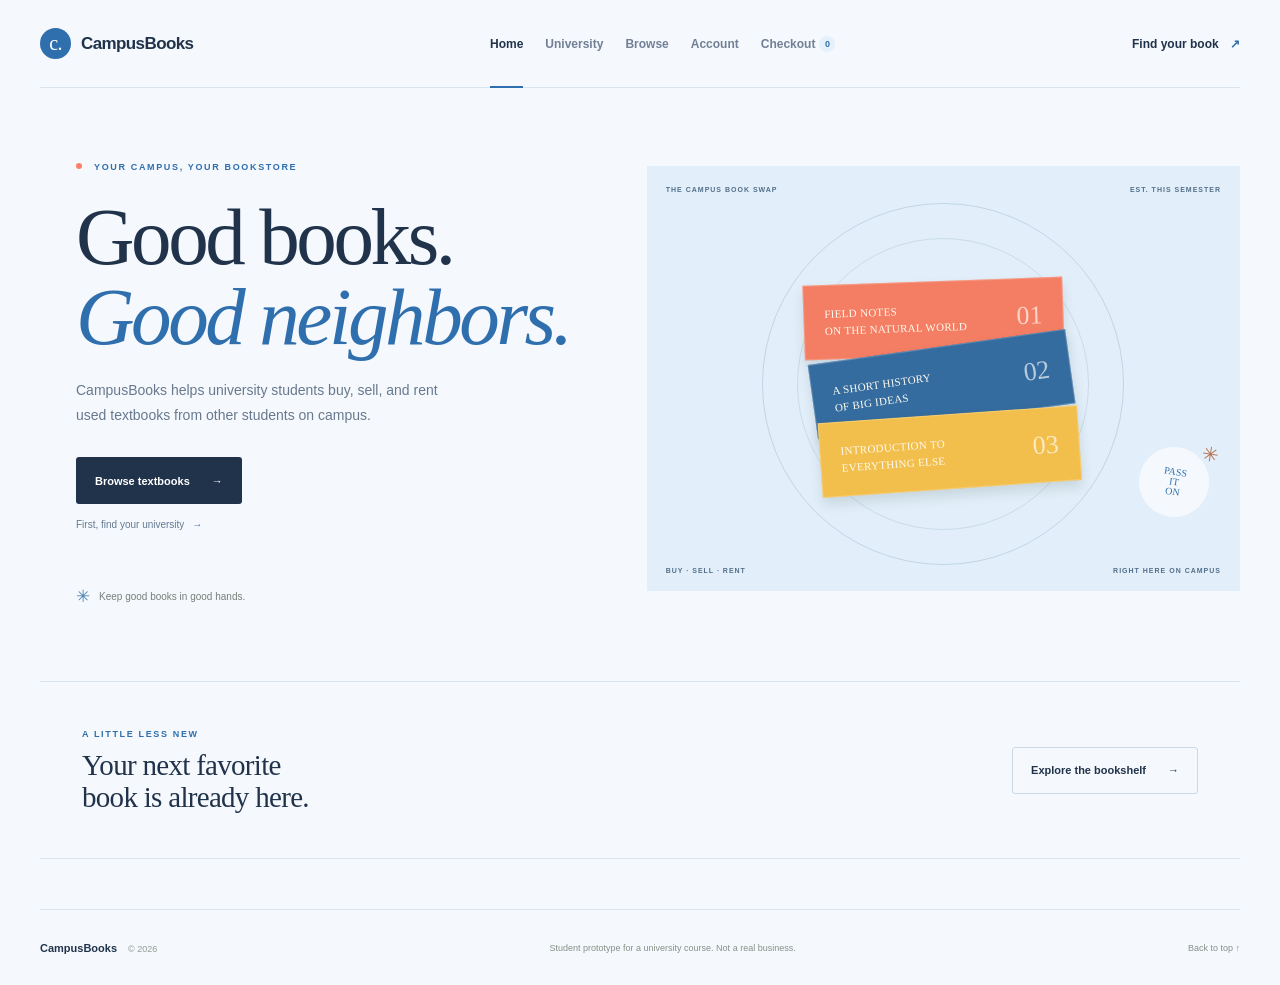
<file: index.html>
<!doctype html>
<html lang="en">
<head>
  <meta charset="utf-8">
  <meta name="viewport" content="width=device-width, initial-scale=1">
  <meta name="theme-color" content="#f5f8fc">
  <title>CampusBooks — Better books, right on campus</title>
  <link rel="stylesheet" href="styles.css">
  <script src="app.js" defer></script>
</head>
<body id="top">
  <header class="site-header">
    <a class="brand" href="index.html" aria-label="CampusBooks home"><span class="brand-mark" aria-hidden="true">c.</span> CampusBooks</a>
    <nav class="site-nav" aria-label="Main navigation">
      <a class="active" href="index.html">Home</a>
      <a href="university.html">University</a>
      <a href="books.html">Browse</a>
      <a href="account.html">Account</a>
      <a href="checkout.html">Checkout <span class="cart-count">0</span></a>
    </nav>
    <a class="nav-cta" href="books.html">Find your book <span aria-hidden="true">↗</span></a>
  </header>

  <main>
    <section class="hero">
      <div class="hero-copy">
        <p class="eyebrow"><span class="eyebrow-dot"></span> YOUR CAMPUS, YOUR BOOKSTORE</p>
        <h1>Good books.<br><span>Good neighbors.</span></h1>
        <p class="hero-description">CampusBooks helps university students buy, sell, and rent used textbooks from other students on campus.</p>
        <div class="hero-actions">
          <a class="button button-dark" href="books.html">Browse textbooks <span aria-hidden="true">→</span></a>
        </div>
        <p class="hero-campus-link"><a href="university.html">First, find your university <span aria-hidden="true">→</span></a></p>
        <div class="hero-note"><span class="note-icon" aria-hidden="true">✳</span> Keep good books in good hands.</div>
      </div>
      <div class="hero-art" aria-label="Illustration of a stack of used textbooks">
        <div class="art-caption"><span>THE CAMPUS BOOK SWAP</span><span>EST. THIS SEMESTER</span></div>
        <div class="book-stack">
          <div class="book book-one"><span class="book-label">FIELD NOTES<br>ON THE NATURAL WORLD</span><span class="book-number">01</span></div>
          <div class="book book-two"><span class="book-label">A SHORT HISTORY<br>OF BIG IDEAS</span><span class="book-number">02</span></div>
          <div class="book book-three"><span class="book-label">INTRODUCTION TO<br>EVERYTHING ELSE</span><span class="book-number">03</span></div>
        </div>
        <div class="art-sticker"><span>PASS<br>IT<br>ON</span><span class="sticker-star">✳</span></div>
        <div class="art-bottom"><span>BUY · SELL · RENT</span><span>RIGHT HERE ON CAMPUS</span></div>
      </div>
    </section>

    <section class="home-bottom">
      <div class="home-bottom-copy">
        <p class="eyebrow">A LITTLE LESS NEW</p>
        <h2>Your next favorite<br>book is already here.</h2>
      </div>
      <a class="button button-outline" href="books.html">Explore the bookshelf <span aria-hidden="true">→</span></a>
    </section>
  </main>

  <footer class="site-footer">
    <a class="footer-brand" href="index.html">CampusBooks <span>© 2026</span></a>
    <p>Student prototype for a university course. Not a real business.</p>
    <a class="footer-top" href="#top">Back to top ↑</a>
  </footer>
</body>
</html>
</file>
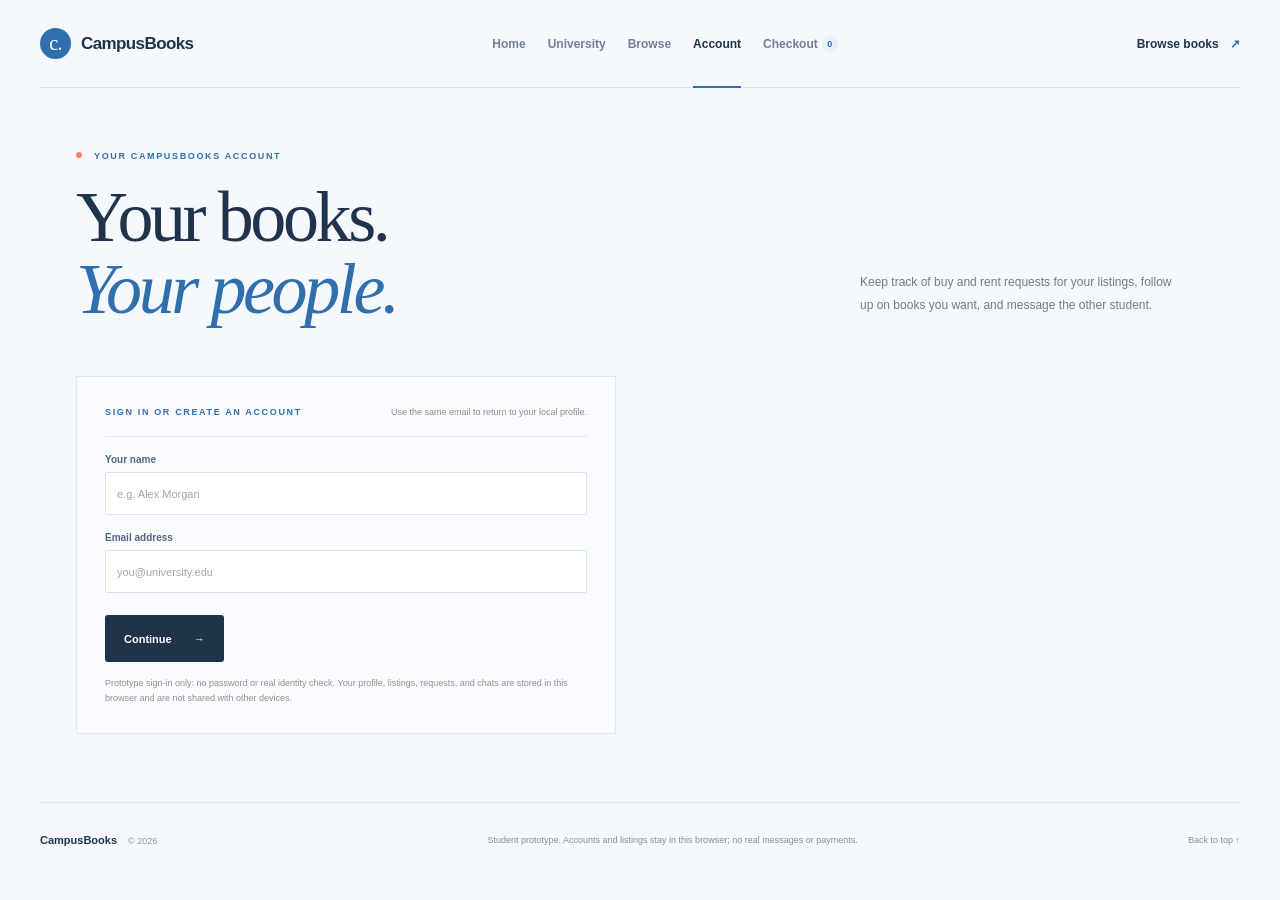
<file: account.html>
<!doctype html>
<html lang="en">
<head>
  <meta charset="utf-8">
  <meta name="viewport" content="width=device-width, initial-scale=1">
  <meta name="theme-color" content="#f5f8fc">
  <title>Account &amp; messages — CampusBooks</title>
  <link rel="stylesheet" href="styles.css">
  <script src="app.js" defer></script>
</head>
<body id="top">
  <header class="site-header">
    <a class="brand" href="index.html" aria-label="CampusBooks home"><span class="brand-mark" aria-hidden="true">c.</span> CampusBooks</a>
    <nav class="site-nav" aria-label="Main navigation">
      <a href="index.html">Home</a>
      <a href="university.html">University</a>
      <a href="books.html">Browse</a>
      <a class="active" href="account.html">Account</a>
      <a href="checkout.html">Checkout <span class="cart-count">0</span></a>
    </nav>
    <a class="nav-cta" href="books.html">Browse books <span aria-hidden="true">↗</span></a>
  </header>
  <main class="page-main" id="account-root">
    <section class="page-heading">
      <p class="eyebrow"><span class="eyebrow-dot"></span> YOUR CAMPUSBOOKS ACCOUNT</p>
      <div class="heading-row">
        <div><h1>Your books.<br><span>Your people.</span></h1></div>
        <p class="heading-aside">Keep track of buy and rent requests for your listings, follow up on books you want, and message the other student.</p>
      </div>
    </section>

    <section class="account-login-section" id="account-login">
      <form class="post-form account-form" id="account-form">
        <div class="form-heading">
          <p class="eyebrow">SIGN IN OR CREATE AN ACCOUNT</p>
          <p>Use the same email to return to your local profile.</p>
        </div>
        <label class="form-field">Your name<input name="name" type="text" maxlength="60" autocomplete="name" placeholder="e.g. Alex Morgan" required></label>
        <label class="form-field">Email address<input name="email" type="email" maxlength="120" autocomplete="email" placeholder="you@university.edu" required></label>
        <button class="button button-dark post-submit" type="submit">Continue <span aria-hidden="true">→</span></button>
        <p class="form-message" id="account-message" role="status" aria-live="polite"></p>
        <p class="form-disclaimer">Prototype sign-in only: no password or real identity check. Your profile, listings, requests, and chats are stored in this browser and are not shared with other devices.</p>
      </form>
    </section>

    <section class="account-dashboard" id="account-dashboard" hidden>
      <div class="account-welcome">
        <div><p class="eyebrow">YOUR ACCOUNT</p><h2 id="account-greeting">Hello.</h2></div>
        <button class="text-button text-button-muted" id="sign-out" type="button">Sign out</button>
      </div>

      <section class="account-section" id="post-book">
        <div class="account-section-heading">
          <div><p class="eyebrow">ADD TO YOUR SHELF</p><h2>Post a book</h2></div>
        </div>
        <form class="post-form" id="post-form">
          <div class="form-heading"><p class="eyebrow">BOOK DETAILS</p><p>Set your rental period and any return fees.</p></div>
          <label class="form-field">Book title<input name="title" type="text" maxlength="80" placeholder="e.g. The Art of Looking" required></label>
          <label class="form-field">Course<input name="course" type="text" maxlength="80" placeholder="e.g. ARTH 105 · Art History" required></label>
          <label class="form-field">University<select name="campus" id="post-campus" required>
            <option value="">Choose your university…</option>
            <option>Northwood University</option><option>Foxbridge College</option><option>Pinevale University</option><option>Lakebend Institute</option><option>Cedarfield College</option><option>Rivermere University</option>
          </select></label>
          <label class="form-field">Condition<select name="condition" required>
            <option value="">Choose condition…</option><option>Like new</option><option>Good</option><option>Fair</option>
          </select></label>
          <div class="price-fields">
            <label class="form-field">Selling price ($)<input name="buyPrice" type="number" min="0.01" max="9999" step="0.01" placeholder="32" required></label>
            <label class="form-field">Rental price for this period ($)<input name="rentPrice" type="number" min="0.01" max="9999" step="0.01" placeholder="12" required></label>
            <label class="form-field">Rental period (months)<input name="rentalMonths" type="number" min="1" max="24" step="1" placeholder="4" required></label>
            <label class="form-field">Damage fee ($)<input name="damageFee" type="number" min="0" max="9999" step="0.01" placeholder="0" value="0" required></label>
            <label class="form-field">Late return fee ($)<input name="lateReturnFee" type="number" min="0" max="9999" step="0.01" placeholder="0" value="0" required></label>
          </div>
          <button class="button button-dark post-submit" type="submit">Post my listing <span aria-hidden="true">→</span></button>
          <p class="form-message" id="post-message" role="status" aria-live="polite"></p>
          <p class="form-disclaimer">Prototype only: your listing is saved in this browser. It does not contact anyone or process payments.</p>
        </form>
      </section>

      <div class="account-section">
        <div class="account-section-heading">
          <div><p class="eyebrow">YOUR SHELF</p><h2>Books you listed</h2></div>
          <a class="text-button" href="#post-book">Add another book ↑</a>
        </div>
        <div class="owned-listings" id="my-listings"></div>
      </div>

      <div class="account-activity-grid">
        <section class="account-section">
          <div class="account-section-heading">
            <div><p class="eyebrow">SELLER INBOX</p><h2>Requests for your books <span class="account-count" id="incoming-count">0</span></h2></div>
          </div>
          <div class="activity-list" id="incoming-requests"></div>
        </section>
        <section class="account-section">
          <div class="account-section-heading">
            <div><p class="eyebrow">YOUR INTEREST</p><h2>Books you requested <span class="account-count" id="sent-count">0</span></h2></div>
          </div>
          <div class="activity-list" id="sent-requests"></div>
        </section>
      </div>

      <section class="account-section chat-section">
        <div class="account-section-heading">
          <div><p class="eyebrow">STUDENT-TO-STUDENT</p><h2>Messages</h2></div>
        </div>
        <div class="chat-panel" id="chat-panel"></div>
      </section>
      <p class="form-disclaimer account-disclaimer">All marketplace activity is a local prototype. Requests do not complete sales or rentals, and chats are only visible in this browser.</p>
    </section>
  </main>
  <footer class="site-footer">
    <a class="footer-brand" href="index.html">CampusBooks <span>© 2026</span></a>
    <p>Student prototype. Accounts and listings stay in this browser; no real messages or payments.</p>
    <a class="footer-top" href="#top">Back to top ↑</a>
  </footer>
</body>
</html>
</file>
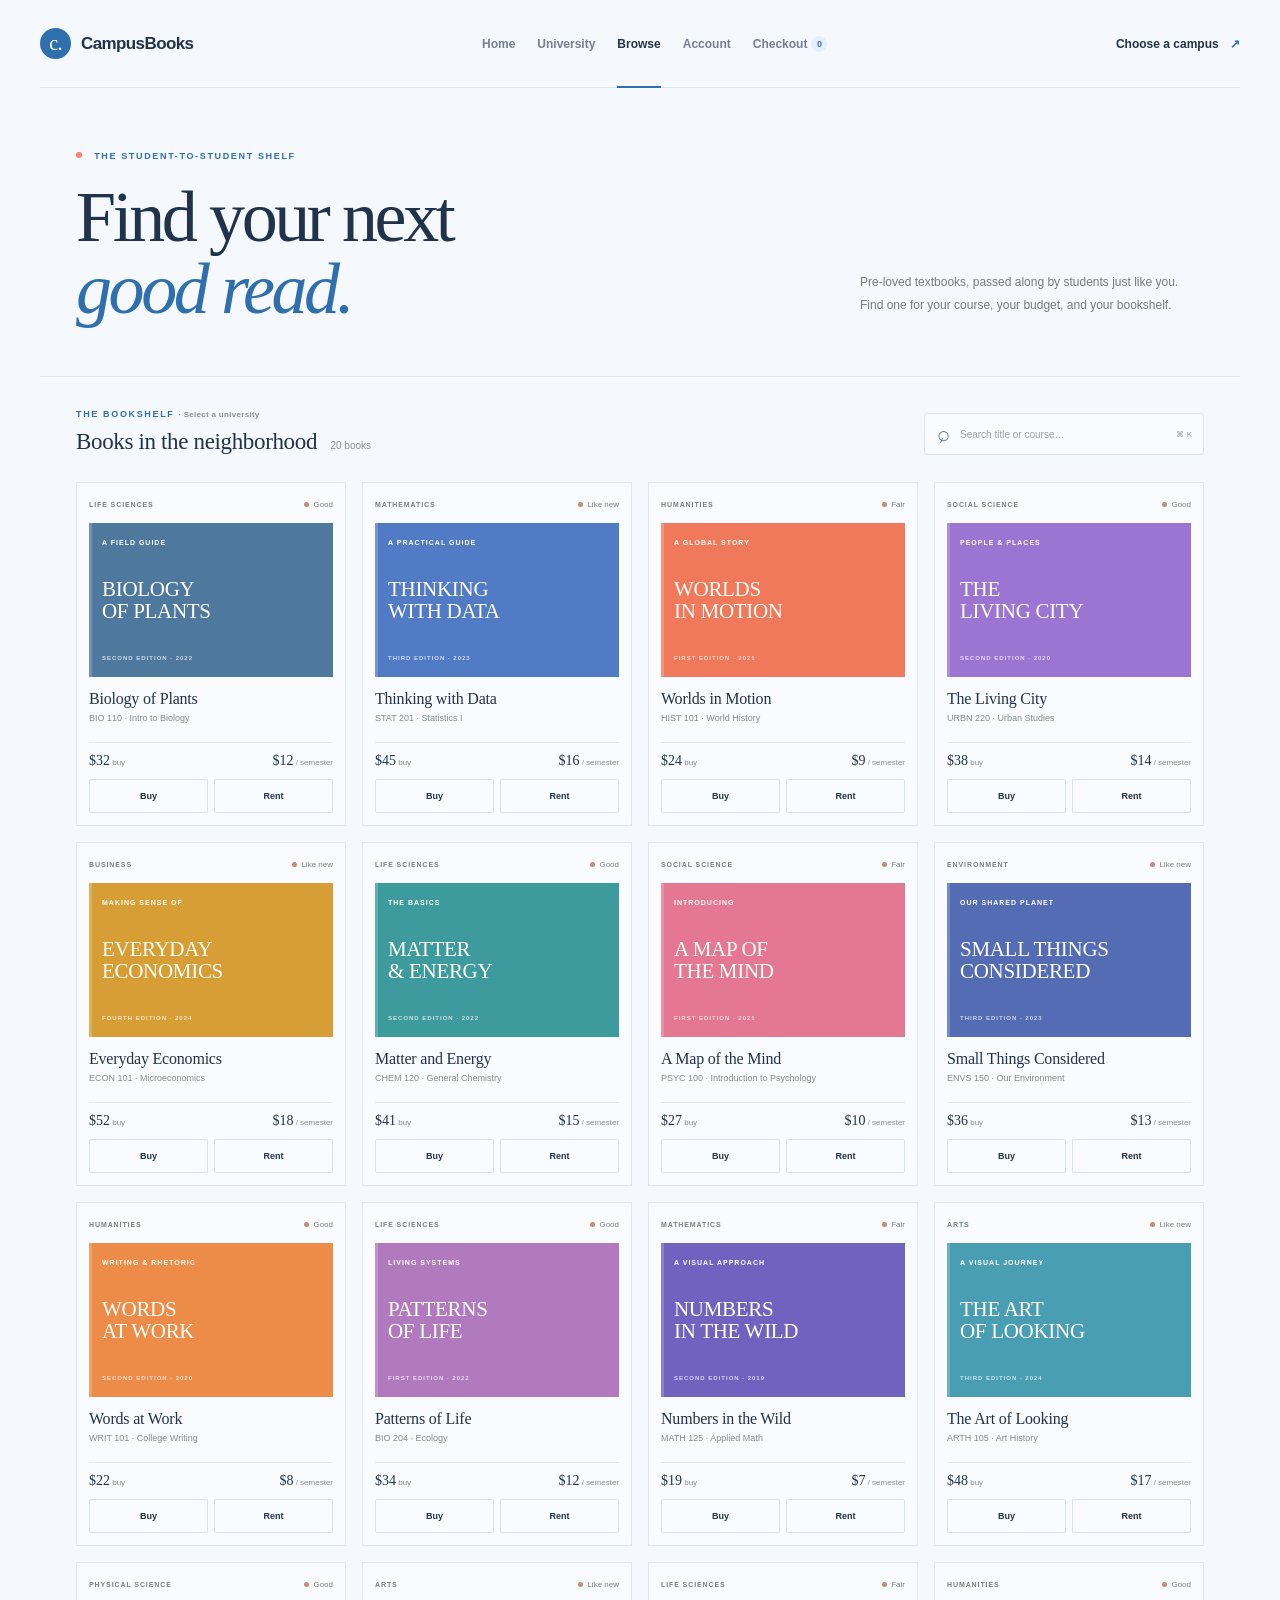
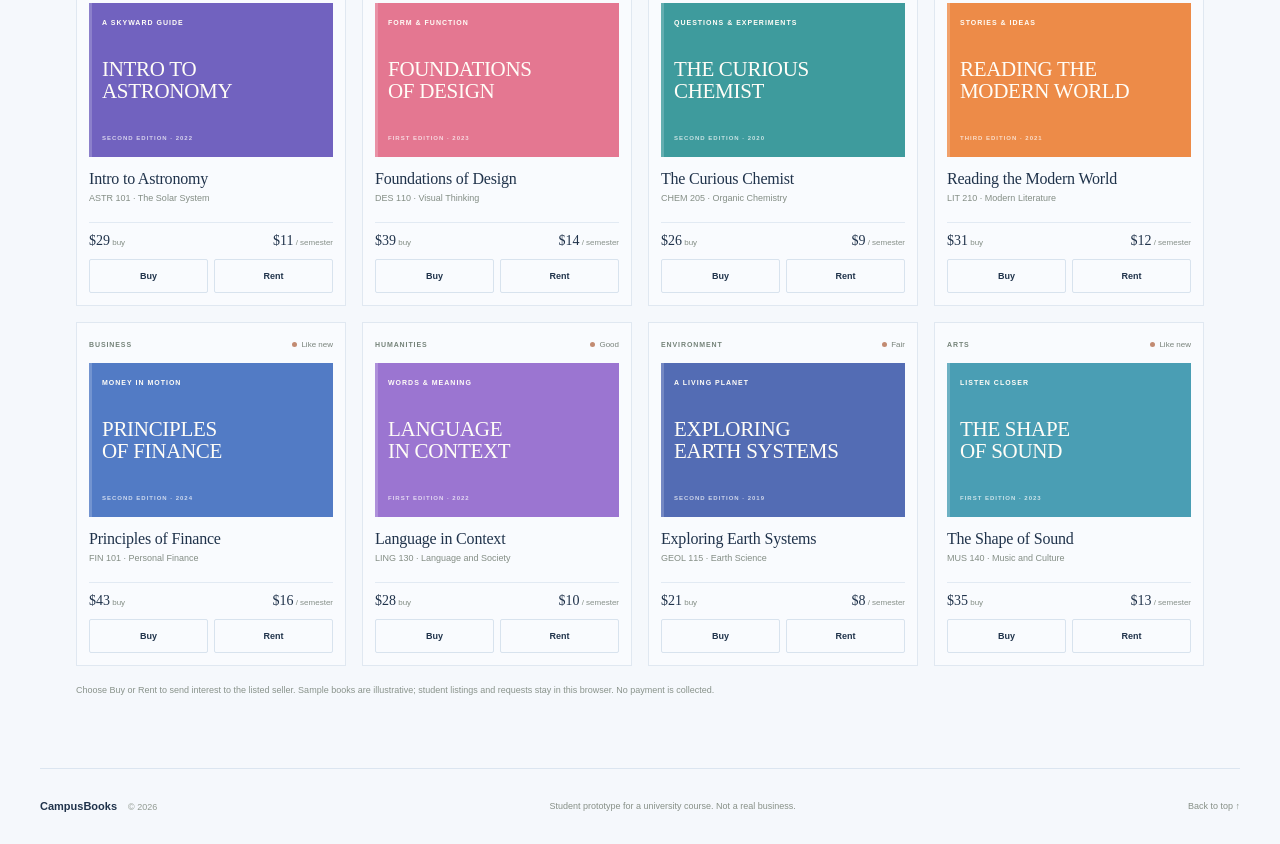
<file: books.html>
<!doctype html>
<html lang="en">
<head>
  <meta charset="utf-8">
  <meta name="viewport" content="width=device-width, initial-scale=1">
  <meta name="theme-color" content="#f5f8fc">
  <title>Browse textbooks — CampusBooks</title>
  <link rel="stylesheet" href="styles.css">
  <script src="app.js" defer></script>
</head>
<body id="top">
  <header class="site-header">
    <a class="brand" href="index.html" aria-label="CampusBooks home"><span class="brand-mark" aria-hidden="true">c.</span> CampusBooks</a>
    <nav class="site-nav" aria-label="Main navigation">
      <a href="index.html">Home</a>
      <a href="university.html">University</a>
      <a class="active" href="books.html">Browse</a>
      <a href="account.html">Account</a>
      <a href="checkout.html">Checkout <span class="cart-count">0</span></a>
    </nav>
    <a class="nav-cta" href="university.html">Choose a campus <span aria-hidden="true">↗</span></a>
  </header>

  <main class="page-main">
    <section class="page-heading">
      <p class="eyebrow"><span class="eyebrow-dot"></span> THE STUDENT-TO-STUDENT SHELF</p>
      <div class="heading-row">
        <div><h1>Find your next<br><span>good read.</span></h1></div>
        <p class="heading-aside">Pre-loved textbooks, passed along by students just like you. Find one for your course, your budget, and your bookshelf.</p>
      </div>
    </section>

    <section class="catalog" aria-labelledby="catalog-heading">
      <div class="catalog-top">
        <div>
          <p class="eyebrow">THE BOOKSHELF <span class="campus-context" id="campus-context"></span></p>
          <h2 id="catalog-heading">Books in the neighborhood <span class="result-count" id="result-count">12 books</span></h2>
        </div>
        <label class="search-box">
          <span class="sr-only">Search books by title, course, or condition</span>
          <span class="search-icon" aria-hidden="true">⌕</span>
          <input id="book-search" type="search" placeholder="Search title or course…" autocomplete="off">
          <kbd>⌘ K</kbd>
        </label>
      </div>
      <div class="book-grid" id="book-grid">
        <article class="book-card" data-search="biology of plants biology 110 good">
          <div class="card-top"><span class="book-category">LIFE SCIENCES</span><span class="condition"><span></span> Good</span></div>
          <div class="mini-book cover-sage"><span class="cover-kicker">A FIELD GUIDE</span><span class="cover-title">BIOLOGY<br>OF PLANTS</span><span class="cover-detail">SECOND EDITION · 2022</span></div>
          <h3>Biology of Plants</h3><p class="book-course">BIO 110 · Intro to Biology</p>
          <div class="card-bottom"><div class="prices"><span><strong>$32</strong> buy</span><span><strong>$12</strong> / semester</span></div><button class="request-button" type="button" data-book="Biology of Plants">Request this book <span aria-hidden="true">→</span></button></div>
        </article>
        <article class="book-card" data-search="thinking with data statistics 201 like new">
          <div class="card-top"><span class="book-category">MATHEMATICS</span><span class="condition"><span></span> Like new</span></div>
          <div class="mini-book cover-blue"><span class="cover-kicker">A PRACTICAL GUIDE</span><span class="cover-title">THINKING<br>WITH DATA</span><span class="cover-detail">THIRD EDITION · 2023</span></div>
          <h3>Thinking with Data</h3><p class="book-course">STAT 201 · Statistics I</p>
          <div class="card-bottom"><div class="prices"><span><strong>$45</strong> buy</span><span><strong>$16</strong> / semester</span></div><button class="request-button" type="button" data-book="Thinking with Data">Request this book <span aria-hidden="true">→</span></button></div>
        </article>
        <article class="book-card" data-search="worlds in motion world history 101 fair">
          <div class="card-top"><span class="book-category">HUMANITIES</span><span class="condition"><span></span> Fair</span></div>
          <div class="mini-book cover-rust"><span class="cover-kicker">A GLOBAL STORY</span><span class="cover-title">WORLDS<br>IN MOTION</span><span class="cover-detail">FIRST EDITION · 2021</span></div>
          <h3>Worlds in Motion</h3><p class="book-course">HIST 101 · World History</p>
          <div class="card-bottom"><div class="prices"><span><strong>$24</strong> buy</span><span><strong>$9</strong> / semester</span></div><button class="request-button" type="button" data-book="Worlds in Motion">Request this book <span aria-hidden="true">→</span></button></div>
        </article>
        <article class="book-card" data-search="the living city urban studies 220 good">
          <div class="card-top"><span class="book-category">SOCIAL SCIENCE</span><span class="condition"><span></span> Good</span></div>
          <div class="mini-book cover-lilac"><span class="cover-kicker">PEOPLE &amp; PLACES</span><span class="cover-title">THE<br>LIVING CITY</span><span class="cover-detail">SECOND EDITION · 2020</span></div>
          <h3>The Living City</h3><p class="book-course">URBN 220 · Urban Studies</p>
          <div class="card-bottom"><div class="prices"><span><strong>$38</strong> buy</span><span><strong>$14</strong> / semester</span></div><button class="request-button" type="button" data-book="The Living City">Request this book <span aria-hidden="true">→</span></button></div>
        </article>
        <article class="book-card" data-search="everyday economics economics 101 like new">
          <div class="card-top"><span class="book-category">BUSINESS</span><span class="condition"><span></span> Like new</span></div>
          <div class="mini-book cover-yellow"><span class="cover-kicker">MAKING SENSE OF</span><span class="cover-title">EVERYDAY<br>ECONOMICS</span><span class="cover-detail">FOURTH EDITION · 2024</span></div>
          <h3>Everyday Economics</h3><p class="book-course">ECON 101 · Microeconomics</p>
          <div class="card-bottom"><div class="prices"><span><strong>$52</strong> buy</span><span><strong>$18</strong> / semester</span></div><button class="request-button" type="button" data-book="Everyday Economics">Request this book <span aria-hidden="true">→</span></button></div>
        </article>
        <article class="book-card" data-search="matter and energy chemistry 120 good">
          <div class="card-top"><span class="book-category">LIFE SCIENCES</span><span class="condition"><span></span> Good</span></div>
          <div class="mini-book cover-teal"><span class="cover-kicker">THE BASICS</span><span class="cover-title">MATTER<br>&amp; ENERGY</span><span class="cover-detail">SECOND EDITION · 2022</span></div>
          <h3>Matter and Energy</h3><p class="book-course">CHEM 120 · General Chemistry</p>
          <div class="card-bottom"><div class="prices"><span><strong>$41</strong> buy</span><span><strong>$15</strong> / semester</span></div><button class="request-button" type="button" data-book="Matter and Energy">Request this book <span aria-hidden="true">→</span></button></div>
        </article>
        <article class="book-card" data-search="a map of the mind psychology 100 fair">
          <div class="card-top"><span class="book-category">SOCIAL SCIENCE</span><span class="condition"><span></span> Fair</span></div>
          <div class="mini-book cover-pink"><span class="cover-kicker">INTRODUCING</span><span class="cover-title">A MAP OF<br>THE MIND</span><span class="cover-detail">FIRST EDITION · 2021</span></div>
          <h3>A Map of the Mind</h3><p class="book-course">PSYC 100 · Introduction to Psychology</p>
          <div class="card-bottom"><div class="prices"><span><strong>$27</strong> buy</span><span><strong>$10</strong> / semester</span></div><button class="request-button" type="button" data-book="A Map of the Mind">Request this book <span aria-hidden="true">→</span></button></div>
        </article>
        <article class="book-card" data-search="small things considered environmental studies 150 like new">
          <div class="card-top"><span class="book-category">ENVIRONMENT</span><span class="condition"><span></span> Like new</span></div>
          <div class="mini-book cover-forest"><span class="cover-kicker">OUR SHARED PLANET</span><span class="cover-title">SMALL THINGS<br>CONSIDERED</span><span class="cover-detail">THIRD EDITION · 2023</span></div>
          <h3>Small Things Considered</h3><p class="book-course">ENVS 150 · Our Environment</p>
          <div class="card-bottom"><div class="prices"><span><strong>$36</strong> buy</span><span><strong>$13</strong> / semester</span></div><button class="request-button" type="button" data-book="Small Things Considered">Request this book <span aria-hidden="true">→</span></button></div>
        </article>
        <article class="book-card" data-search="words at work writing 101 good">
          <div class="card-top"><span class="book-category">HUMANITIES</span><span class="condition"><span></span> Good</span></div>
          <div class="mini-book cover-orange"><span class="cover-kicker">WRITING &amp; RHETORIC</span><span class="cover-title">WORDS<br>AT WORK</span><span class="cover-detail">SECOND EDITION · 2020</span></div>
          <h3>Words at Work</h3><p class="book-course">WRIT 101 · College Writing</p>
          <div class="card-bottom"><div class="prices"><span><strong>$22</strong> buy</span><span><strong>$8</strong> / semester</span></div><button class="request-button" type="button" data-book="Words at Work">Request this book <span aria-hidden="true">→</span></button></div>
        </article>
        <article class="book-card" data-search="patterns of life biology 204 good">
          <div class="card-top"><span class="book-category">LIFE SCIENCES</span><span class="condition"><span></span> Good</span></div>
          <div class="mini-book cover-lime"><span class="cover-kicker">LIVING SYSTEMS</span><span class="cover-title">PATTERNS<br>OF LIFE</span><span class="cover-detail">FIRST EDITION · 2022</span></div>
          <h3>Patterns of Life</h3><p class="book-course">BIO 204 · Ecology</p>
          <div class="card-bottom"><div class="prices"><span><strong>$34</strong> buy</span><span><strong>$12</strong> / semester</span></div><button class="request-button" type="button" data-book="Patterns of Life">Request this book <span aria-hidden="true">→</span></button></div>
        </article>
        <article class="book-card" data-search="numbers in the wild mathematics 125 fair">
          <div class="card-top"><span class="book-category">MATHEMATICS</span><span class="condition"><span></span> Fair</span></div>
          <div class="mini-book cover-violet"><span class="cover-kicker">A VISUAL APPROACH</span><span class="cover-title">NUMBERS<br>IN THE WILD</span><span class="cover-detail">SECOND EDITION · 2019</span></div>
          <h3>Numbers in the Wild</h3><p class="book-course">MATH 125 · Applied Math</p>
          <div class="card-bottom"><div class="prices"><span><strong>$19</strong> buy</span><span><strong>$7</strong> / semester</span></div><button class="request-button" type="button" data-book="Numbers in the Wild">Request this book <span aria-hidden="true">→</span></button></div>
        </article>
        <article class="book-card" data-search="the art of looking art history 105 like new">
          <div class="card-top"><span class="book-category">ARTS</span><span class="condition"><span></span> Like new</span></div>
          <div class="mini-book cover-sky"><span class="cover-kicker">A VISUAL JOURNEY</span><span class="cover-title">THE ART<br>OF LOOKING</span><span class="cover-detail">THIRD EDITION · 2024</span></div>
          <h3>The Art of Looking</h3><p class="book-course">ARTH 105 · Art History</p>
          <div class="card-bottom"><div class="prices"><span><strong>$48</strong> buy</span><span><strong>$17</strong> / semester</span></div><button class="request-button" type="button" data-book="The Art of Looking">Request this book <span aria-hidden="true">→</span></button></div>
        </article>
        <article class="book-card" data-search="intro to astronomy astronomy 101 good">
          <div class="card-top"><span class="book-category">PHYSICAL SCIENCE</span><span class="condition"><span></span> Good</span></div>
          <div class="mini-book cover-violet"><span class="cover-kicker">A SKYWARD GUIDE</span><span class="cover-title">INTRO TO<br>ASTRONOMY</span><span class="cover-detail">SECOND EDITION · 2022</span></div>
          <h3>Intro to Astronomy</h3><p class="book-course">ASTR 101 · The Solar System</p>
          <div class="card-bottom"><div class="prices"><span><strong>$29</strong> buy</span><span><strong>$11</strong> / semester</span></div><button class="request-button" type="button" data-book="Intro to Astronomy">Request this book <span aria-hidden="true">→</span></button></div>
        </article>
        <article class="book-card" data-search="foundations of design design 110 like new">
          <div class="card-top"><span class="book-category">ARTS</span><span class="condition"><span></span> Like new</span></div>
          <div class="mini-book cover-pink"><span class="cover-kicker">FORM &amp; FUNCTION</span><span class="cover-title">FOUNDATIONS<br>OF DESIGN</span><span class="cover-detail">FIRST EDITION · 2023</span></div>
          <h3>Foundations of Design</h3><p class="book-course">DES 110 · Visual Thinking</p>
          <div class="card-bottom"><div class="prices"><span><strong>$39</strong> buy</span><span><strong>$14</strong> / semester</span></div><button class="request-button" type="button" data-book="Foundations of Design">Request this book <span aria-hidden="true">→</span></button></div>
        </article>
        <article class="book-card" data-search="the curious chemist chemistry 205 fair">
          <div class="card-top"><span class="book-category">LIFE SCIENCES</span><span class="condition"><span></span> Fair</span></div>
          <div class="mini-book cover-teal"><span class="cover-kicker">QUESTIONS &amp; EXPERIMENTS</span><span class="cover-title">THE CURIOUS<br>CHEMIST</span><span class="cover-detail">SECOND EDITION · 2020</span></div>
          <h3>The Curious Chemist</h3><p class="book-course">CHEM 205 · Organic Chemistry</p>
          <div class="card-bottom"><div class="prices"><span><strong>$26</strong> buy</span><span><strong>$9</strong> / semester</span></div><button class="request-button" type="button" data-book="The Curious Chemist">Request this book <span aria-hidden="true">→</span></button></div>
        </article>
        <article class="book-card" data-search="reading the modern world literature 210 good">
          <div class="card-top"><span class="book-category">HUMANITIES</span><span class="condition"><span></span> Good</span></div>
          <div class="mini-book cover-orange"><span class="cover-kicker">STORIES &amp; IDEAS</span><span class="cover-title">READING THE<br>MODERN WORLD</span><span class="cover-detail">THIRD EDITION · 2021</span></div>
          <h3>Reading the Modern World</h3><p class="book-course">LIT 210 · Modern Literature</p>
          <div class="card-bottom"><div class="prices"><span><strong>$31</strong> buy</span><span><strong>$12</strong> / semester</span></div><button class="request-button" type="button" data-book="Reading the Modern World">Request this book <span aria-hidden="true">→</span></button></div>
        </article>
        <article class="book-card" data-search="principles of finance finance 101 like new">
          <div class="card-top"><span class="book-category">BUSINESS</span><span class="condition"><span></span> Like new</span></div>
          <div class="mini-book cover-blue"><span class="cover-kicker">MONEY IN MOTION</span><span class="cover-title">PRINCIPLES<br>OF FINANCE</span><span class="cover-detail">SECOND EDITION · 2024</span></div>
          <h3>Principles of Finance</h3><p class="book-course">FIN 101 · Personal Finance</p>
          <div class="card-bottom"><div class="prices"><span><strong>$43</strong> buy</span><span><strong>$16</strong> / semester</span></div><button class="request-button" type="button" data-book="Principles of Finance">Request this book <span aria-hidden="true">→</span></button></div>
        </article>
        <article class="book-card" data-search="language in context linguistics 130 good">
          <div class="card-top"><span class="book-category">HUMANITIES</span><span class="condition"><span></span> Good</span></div>
          <div class="mini-book cover-lilac"><span class="cover-kicker">WORDS &amp; MEANING</span><span class="cover-title">LANGUAGE<br>IN CONTEXT</span><span class="cover-detail">FIRST EDITION · 2022</span></div>
          <h3>Language in Context</h3><p class="book-course">LING 130 · Language and Society</p>
          <div class="card-bottom"><div class="prices"><span><strong>$28</strong> buy</span><span><strong>$10</strong> / semester</span></div><button class="request-button" type="button" data-book="Language in Context">Request this book <span aria-hidden="true">→</span></button></div>
        </article>
        <article class="book-card" data-search="exploring earth systems geology 115 fair">
          <div class="card-top"><span class="book-category">ENVIRONMENT</span><span class="condition"><span></span> Fair</span></div>
          <div class="mini-book cover-forest"><span class="cover-kicker">A LIVING PLANET</span><span class="cover-title">EXPLORING<br>EARTH SYSTEMS</span><span class="cover-detail">SECOND EDITION · 2019</span></div>
          <h3>Exploring Earth Systems</h3><p class="book-course">GEOL 115 · Earth Science</p>
          <div class="card-bottom"><div class="prices"><span><strong>$21</strong> buy</span><span><strong>$8</strong> / semester</span></div><button class="request-button" type="button" data-book="Exploring Earth Systems">Request this book <span aria-hidden="true">→</span></button></div>
        </article>
        <article class="book-card" data-search="the shape of sound music 140 like new">
          <div class="card-top"><span class="book-category">ARTS</span><span class="condition"><span></span> Like new</span></div>
          <div class="mini-book cover-sky"><span class="cover-kicker">LISTEN CLOSER</span><span class="cover-title">THE SHAPE<br>OF SOUND</span><span class="cover-detail">FIRST EDITION · 2023</span></div>
          <h3>The Shape of Sound</h3><p class="book-course">MUS 140 · Music and Culture</p>
          <div class="card-bottom"><div class="prices"><span><strong>$35</strong> buy</span><span><strong>$13</strong> / semester</span></div><button class="request-button" type="button" data-book="The Shape of Sound">Request this book <span aria-hidden="true">→</span></button></div>
        </article>
      </div>
      <p class="empty-state" id="empty-state" hidden>No books match that search. Try another title or course.</p>
      <p class="catalog-note">Choose Buy or Rent to send interest to the listed seller. Sample books are illustrative; student listings and requests stay in this browser. No payment is collected.</p>
    </section>
  </main>

  <footer class="site-footer">
    <a class="footer-brand" href="index.html">CampusBooks <span>© 2026</span></a>
    <p>Student prototype for a university course. Not a real business.</p>
    <a class="footer-top" href="#top">Back to top ↑</a>
  </footer>
  <div class="toast" id="toast" role="status" aria-live="polite"></div>
</body>
</html>
</file>
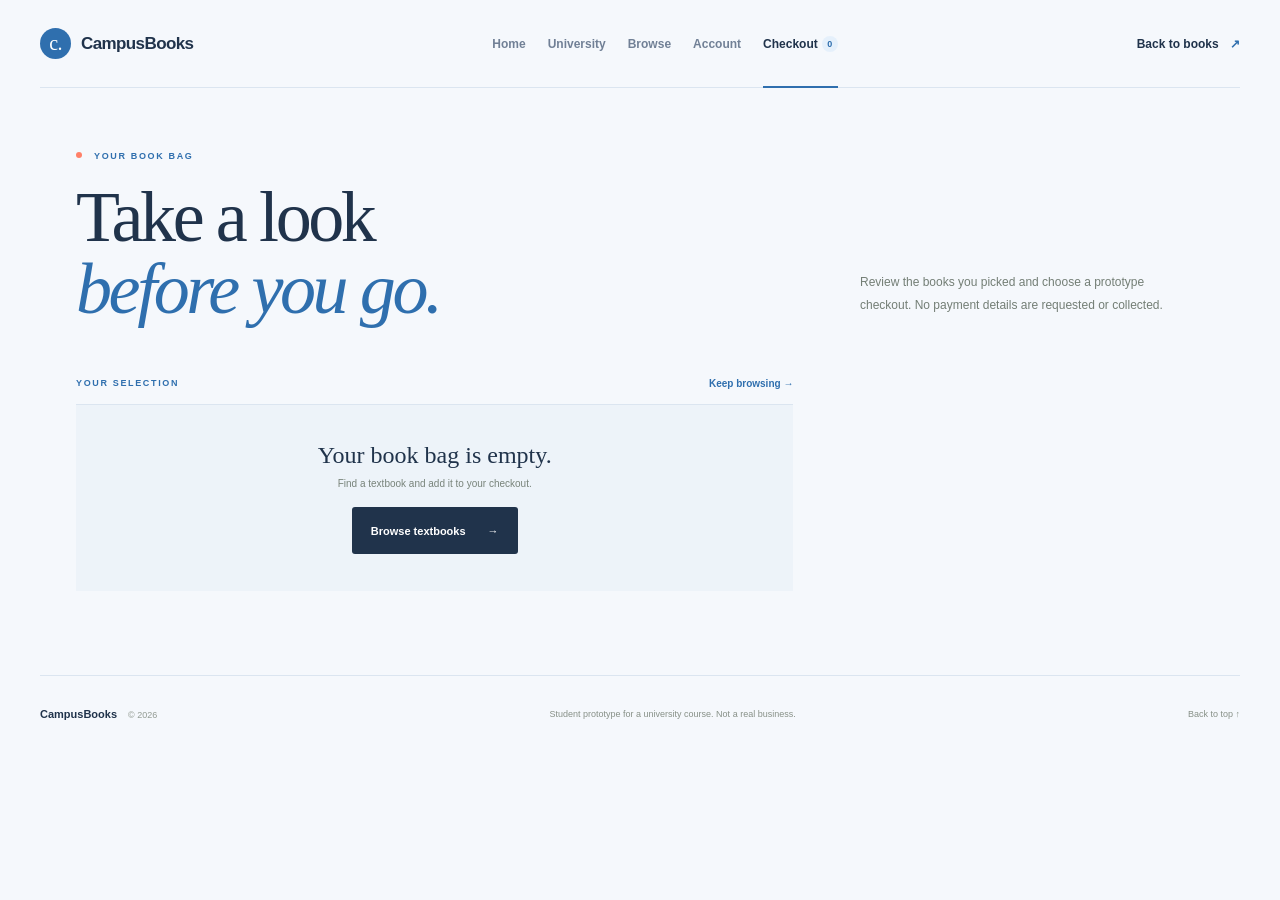
<file: checkout.html>
<!doctype html>
<html lang="en">
<head>
  <meta charset="utf-8">
  <meta name="viewport" content="width=device-width, initial-scale=1">
  <meta name="theme-color" content="#f5f8fc">
  <title>Checkout — CampusBooks</title>
  <link rel="stylesheet" href="styles.css">
  <script src="app.js" defer></script>
</head>
<body id="top">
  <header class="site-header">
    <a class="brand" href="index.html" aria-label="CampusBooks home"><span class="brand-mark" aria-hidden="true">c.</span> CampusBooks</a>
    <nav class="site-nav" aria-label="Main navigation">
      <a href="index.html">Home</a>
      <a href="university.html">University</a>
      <a href="books.html">Browse</a>
      <a href="account.html">Account</a>
      <a class="active" href="checkout.html">Checkout <span class="cart-count">0</span></a>
    </nav>
    <a class="nav-cta" href="books.html">Back to books <span aria-hidden="true">↗</span></a>
  </header>
  <main class="page-main">
    <section class="page-heading">
      <p class="eyebrow"><span class="eyebrow-dot"></span> YOUR BOOK BAG</p>
      <div class="heading-row">
        <div><h1>Take a look<br><span>before you go.</span></h1></div>
        <p class="heading-aside">Review the books you picked and choose a prototype checkout. No payment details are requested or collected.</p>
      </div>
    </section>
    <section class="checkout-layout">
      <div class="checkout-list">
        <div class="checkout-list-heading"><p class="eyebrow">YOUR SELECTION</p><a href="books.html">Keep browsing <span aria-hidden="true">→</span></a></div>
        <div id="checkout-items"></div>
        <div class="checkout-empty" id="checkout-empty"><h2>Your book bag is empty.</h2><p>Find a textbook and add it to your checkout.</p><a class="button button-dark" href="books.html">Browse textbooks <span aria-hidden="true">→</span></a></div>
        <p class="checkout-message" id="checkout-message" role="status" aria-live="polite"></p>
      </div>
      <aside class="checkout-summary" id="checkout-summary" hidden>
        <p class="eyebrow">SAMPLE SUMMARY</p>
        <h2>Almost there.</h2>
        <div class="summary-row"><span>Buy subtotal</span><strong id="buy-total">$0</strong></div>
        <div class="summary-row"><span>Rental prices</span><strong id="rent-total">$0</strong></div>
        <div class="summary-row summary-total"><span>Sample total</span><strong id="grand-total">$0</strong></div>
        <p class="summary-note">Rental prices cover the listed rental period. Damage and late fees are separate and only apply if incurred. No money is collected.</p>
        <button class="button button-dark checkout-confirm" id="checkout-confirm" type="button">Confirm prototype request <span aria-hidden="true">→</span></button>
      </aside>
    </section>
  </main>
  <footer class="site-footer">
    <a class="footer-brand" href="index.html">CampusBooks <span>© 2026</span></a>
    <p>Student prototype for a university course. Not a real business.</p>
    <a class="footer-top" href="#top">Back to top ↑</a>
  </footer>
</body>
</html>
</file>
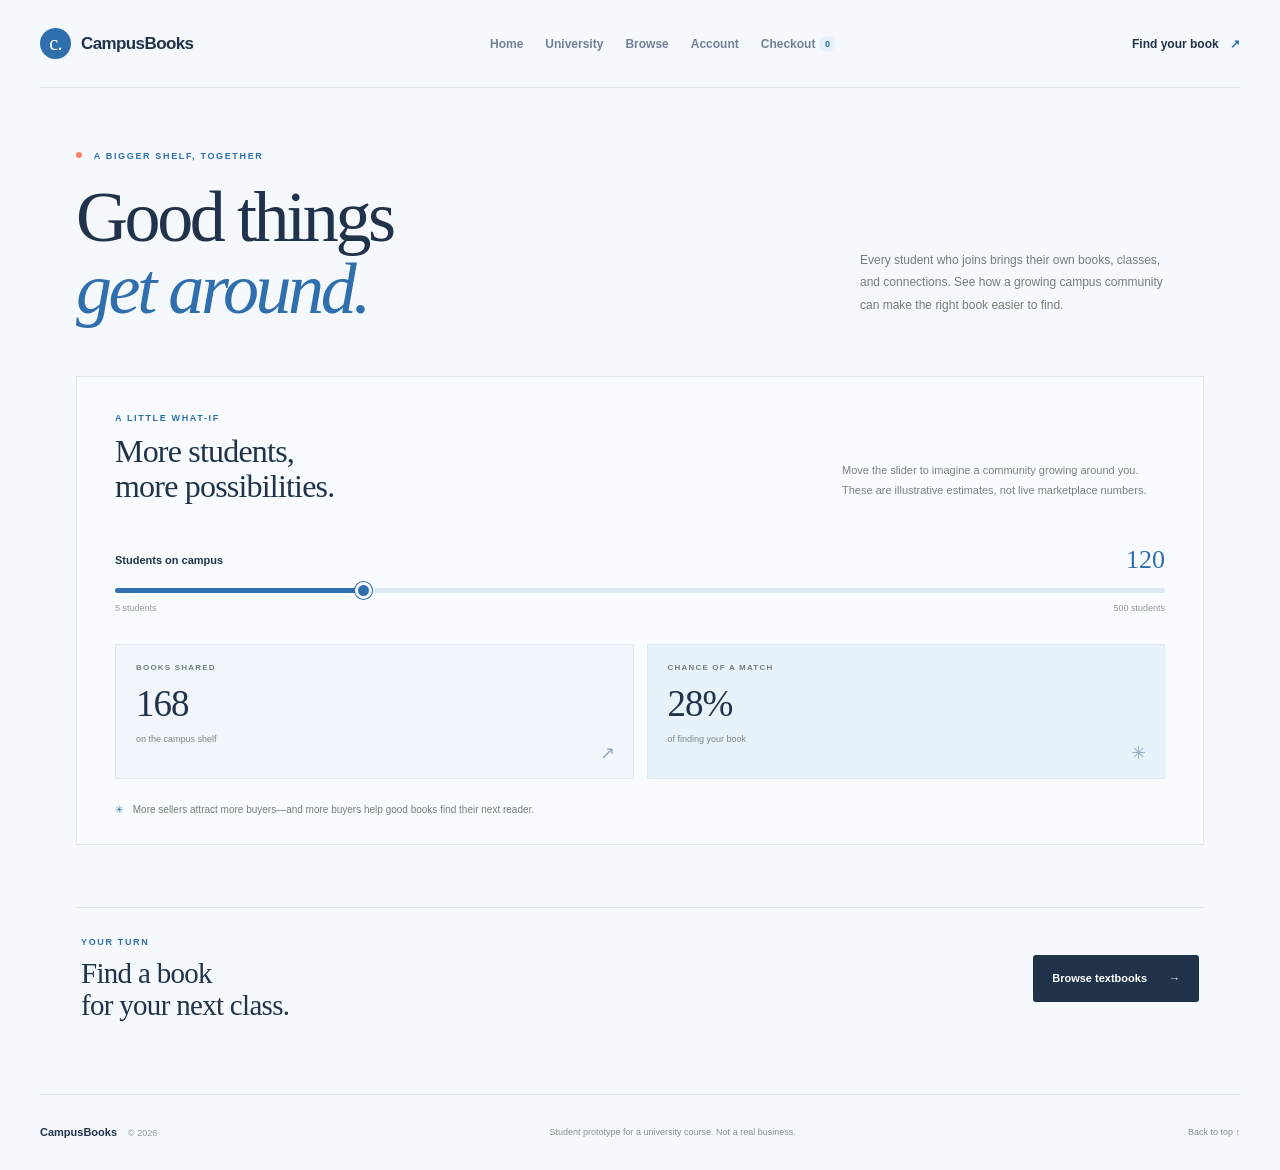
<file: community.html>
<!doctype html>
<html lang="en">
<head>
  <meta charset="utf-8">
  <meta name="viewport" content="width=device-width, initial-scale=1">
  <meta name="theme-color" content="#f5f8fc">
  <title>Our community — CampusBooks</title>
  <link rel="stylesheet" href="styles.css">
  <script src="app.js" defer></script>
</head>
<body id="top">
  <header class="site-header">
    <a class="brand" href="index.html" aria-label="CampusBooks home"><span class="brand-mark" aria-hidden="true">c.</span> CampusBooks</a>
    <nav class="site-nav" aria-label="Main navigation">
      <a href="index.html">Home</a>
      <a href="university.html">University</a>
      <a href="books.html">Browse</a>
      <a href="account.html">Account</a>
      <a href="checkout.html">Checkout <span class="cart-count">0</span></a>
    </nav>
    <a class="nav-cta" href="books.html">Find your book <span aria-hidden="true">↗</span></a>
  </header>

  <main class="page-main community-main">
    <section class="page-heading">
      <p class="eyebrow"><span class="eyebrow-dot"></span> A BIGGER SHELF, TOGETHER</p>
      <div class="heading-row">
        <div><h1>Good things<br><span>get around.</span></h1></div>
        <p class="heading-aside">Every student who joins brings their own books, classes, and connections. See how a growing campus community can make the right book easier to find.</p>
      </div>
    </section>

    <section class="growth-panel" aria-labelledby="growth-heading">
      <div class="growth-intro">
        <div>
          <p class="eyebrow">A LITTLE WHAT-IF</p>
          <h2 id="growth-heading">More students,<br>more possibilities.</h2>
        </div>
        <p>Move the slider to imagine a community growing around you. These are illustrative estimates, not live marketplace numbers.</p>
      </div>
      <div class="slider-block">
        <div class="slider-label"><label for="student-slider">Students on campus</label><output id="student-value" for="student-slider">120</output></div>
        <input id="student-slider" type="range" min="5" max="500" value="120" step="1">
        <div class="range-labels"><span>5 students</span><span>500 students</span></div>
      </div>
      <div class="metric-grid" aria-live="polite">
        <div class="metric-card"><span class="metric-label">BOOKS SHARED</span><strong id="book-total">168</strong><span class="metric-note">on the campus shelf</span><span class="metric-decoration" aria-hidden="true">↗</span></div>
        <div class="metric-card metric-card-accent"><span class="metric-label">CHANCE OF A MATCH</span><strong id="match-rate">51%</strong><span class="metric-note">of finding your book</span><span class="metric-decoration" aria-hidden="true">✳</span></div>
      </div>
      <p class="growth-footnote"><span aria-hidden="true">✳</span> More sellers attract more buyers—and more buyers help good books find their next reader.</p>
    </section>

    <section class="community-cta">
      <div><p class="eyebrow">YOUR TURN</p><h2>Find a book<br>for your next class.</h2></div>
      <a class="button button-dark" href="books.html">Browse textbooks <span aria-hidden="true">→</span></a>
    </section>
  </main>

  <footer class="site-footer">
    <a class="footer-brand" href="index.html">CampusBooks <span>© 2026</span></a>
    <p>Student prototype for a university course. Not a real business.</p>
    <a class="footer-top" href="#top">Back to top ↑</a>
  </footer>
</body>
</html>
</file>
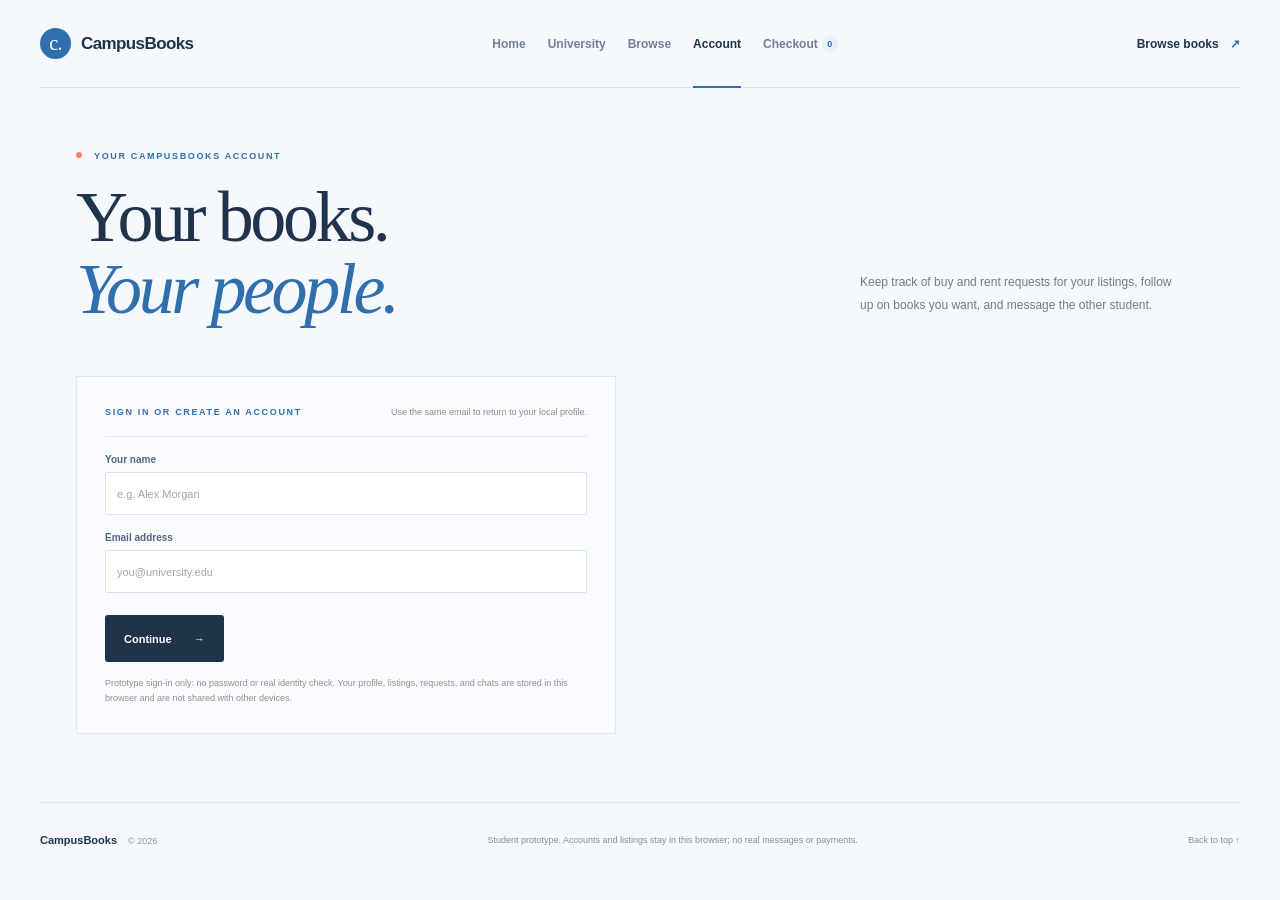
<file: post.html>
<!doctype html>
<html lang="en">
<head>
  <meta charset="utf-8">
  <meta name="viewport" content="width=device-width, initial-scale=1">
  <meta http-equiv="refresh" content="0; url=account.html#post-book">
  <title>Post a book — CampusBooks</title>
  <script>window.location.replace('account.html#post-book');</script>
</head>
<body>
  <p>Book posting is now part of your <a href="account.html#post-book">CampusBooks account</a>.</p>
</body>
</html>
</file>
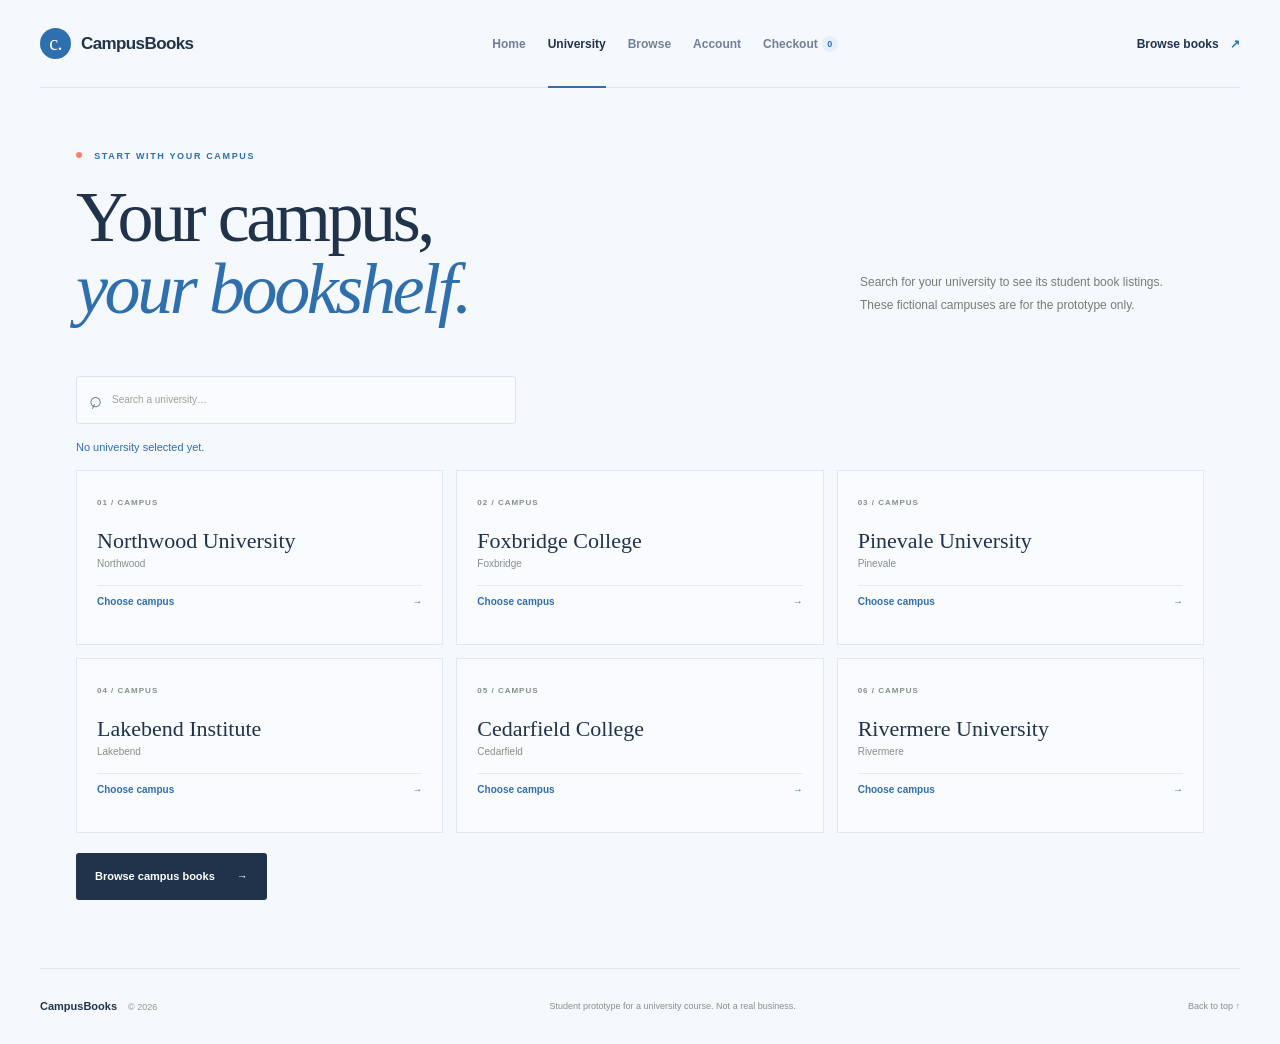
<file: university.html>
<!doctype html>
<html lang="en">
<head>
  <meta charset="utf-8">
  <meta name="viewport" content="width=device-width, initial-scale=1">
  <meta name="theme-color" content="#f5f8fc">
  <title>Find your university — CampusBooks</title>
  <link rel="stylesheet" href="styles.css">
  <script src="app.js" defer></script>
</head>
<body id="top">
  <header class="site-header">
    <a class="brand" href="index.html" aria-label="CampusBooks home"><span class="brand-mark" aria-hidden="true">c.</span> CampusBooks</a>
    <nav class="site-nav" aria-label="Main navigation">
      <a href="index.html">Home</a>
      <a class="active" href="university.html">University</a>
      <a href="books.html">Browse</a>
      <a href="account.html">Account</a>
      <a href="checkout.html">Checkout <span class="cart-count">0</span></a>
    </nav>
    <a class="nav-cta" href="books.html">Browse books <span aria-hidden="true">↗</span></a>
  </header>
  <main class="page-main">
    <section class="page-heading">
      <p class="eyebrow"><span class="eyebrow-dot"></span> START WITH YOUR CAMPUS</p>
      <div class="heading-row">
        <div><h1>Your campus,<br><span>your bookshelf.</span></h1></div>
        <p class="heading-aside">Search for your university to see its student book listings. These fictional campuses are for the prototype only.</p>
      </div>
    </section>
    <section class="campus-section">
      <label class="search-box campus-search">
        <span class="sr-only">Search universities</span>
        <span class="search-icon" aria-hidden="true">⌕</span>
        <input id="university-search" type="search" placeholder="Search a university…" autocomplete="off">
      </label>
      <p class="campus-selected" id="campus-selected">No university selected yet.</p>
      <div class="campus-grid" id="campus-grid">
        <article class="campus-card" data-search="northwood university">
          <span class="campus-number">01 / CAMPUS</span><h2>Northwood University</h2><p>Northwood</p>
          <button class="campus-select" type="button" data-university="Northwood University">Choose campus <span aria-hidden="true">→</span></button>
        </article>
        <article class="campus-card" data-search="foxbridge college">
          <span class="campus-number">02 / CAMPUS</span><h2>Foxbridge College</h2><p>Foxbridge</p>
          <button class="campus-select" type="button" data-university="Foxbridge College">Choose campus <span aria-hidden="true">→</span></button>
        </article>
        <article class="campus-card" data-search="pinevale university">
          <span class="campus-number">03 / CAMPUS</span><h2>Pinevale University</h2><p>Pinevale</p>
          <button class="campus-select" type="button" data-university="Pinevale University">Choose campus <span aria-hidden="true">→</span></button>
        </article>
        <article class="campus-card" data-search="lakebend institute">
          <span class="campus-number">04 / CAMPUS</span><h2>Lakebend Institute</h2><p>Lakebend</p>
          <button class="campus-select" type="button" data-university="Lakebend Institute">Choose campus <span aria-hidden="true">→</span></button>
        </article>
        <article class="campus-card" data-search="cedarfield college">
          <span class="campus-number">05 / CAMPUS</span><h2>Cedarfield College</h2><p>Cedarfield</p>
          <button class="campus-select" type="button" data-university="Cedarfield College">Choose campus <span aria-hidden="true">→</span></button>
        </article>
        <article class="campus-card" data-search="rivermere university">
          <span class="campus-number">06 / CAMPUS</span><h2>Rivermere University</h2><p>Rivermere</p>
          <button class="campus-select" type="button" data-university="Rivermere University">Choose campus <span aria-hidden="true">→</span></button>
        </article>
      </div>
      <p class="empty-state" id="campus-empty" hidden>No university found. Try another search.</p>
      <a class="button button-dark campus-browse" href="books.html">Browse campus books <span aria-hidden="true">→</span></a>
    </section>
  </main>
  <footer class="site-footer">
    <a class="footer-brand" href="index.html">CampusBooks <span>© 2026</span></a>
    <p>Student prototype for a university course. Not a real business.</p>
    <a class="footer-top" href="#top">Back to top ↑</a>
  </footer>
  <div class="toast" id="toast" role="status" aria-live="polite"></div>
</body>
</html>
</file>
<file: styles.css>
:root {
  color-scheme: light;
  --paper: #f5f8fc;
  --ink: #20334b;
  --muted: #718096;
  --line: #dbe5f0;
  --green: #2f6fae;
  --mint: #e5f0fb;
  --serif: Georgia, 'Times New Roman', serif;
  --sans: 'Avenir Next', Avenir, 'Segoe UI', sans-serif;
}

* { box-sizing: border-box; }
html { scroll-behavior: smooth; }
body { margin: 0; background: var(--paper); color: var(--ink); font-family: var(--sans); -webkit-font-smoothing: antialiased; }
a { color: inherit; text-decoration: none; }
button, input { font: inherit; }
.site-header { width: min(1200px, calc(100% - 80px)); height: 88px; margin: auto; display: flex; align-items: center; justify-content: space-between; border-bottom: 1px solid var(--line); }
.brand { display: inline-flex; align-items: center; gap: 10px; font-size: 17px; font-weight: 700; letter-spacing: -.6px; }
.brand-mark { width: 31px; height: 31px; display: grid; place-items: center; border-radius: 50%; background: var(--green); color: white; font-family: var(--serif); font-size: 20px; font-weight: 400; }
.site-nav { display: flex; gap: 22px; align-items: center; height: 100%; }
.site-nav a { position: relative; display: flex; height: 100%; align-items: center; color: #718096; font-size: 12px; font-weight: 600; transition: color .2s ease; }
.site-nav a:hover, .site-nav a.active { color: var(--ink); }
.site-nav a.active::after { position: absolute; right: 0; bottom: -1px; left: 0; height: 2px; background: var(--green); content: ''; }
.nav-cta { font-size: 12px; font-weight: 650; }
.nav-cta span { padding-left: 8px; color: var(--green); }
.cart-count { min-width: 16px; height: 16px; display: inline-grid; place-items: center; margin-left: 4px; padding: 0 4px; border-radius: 50%; background: #e5f0fb; color: var(--green); font-size: 9px; }
.hero { width: min(1200px, calc(100% - 80px)); min-height: 570px; margin: auto; display: grid; grid-template-columns: 1fr 1fr; align-items: center; gap: 70px; padding: 62px 0 74px; }
.hero-copy { padding: 10px 0 0 36px; }
.eyebrow { margin: 0; color: var(--green); font-size: 9px; font-weight: 750; letter-spacing: 1.65px; line-height: 1.7; }
.eyebrow-dot { width: 6px; height: 6px; display: inline-block; margin: 0 8px 1px 0; border-radius: 50%; background: #ff8068; }
h1, h2, h3, p { margin-top: 0; }
.hero h1, .page-heading h1 { margin: 22px 0 20px; font-family: var(--serif); font-size: clamp(54px, 6.5vw, 81px); font-weight: 400; letter-spacing: -3.4px; line-height: .99; }
.hero h1 span, .page-heading h1 span { color: var(--green); font-style: italic; }
.hero-description { max-width: 395px; margin-bottom: 29px; color: #68798e; font-size: 14px; line-height: 1.8; }
.hero-actions { display: flex; align-items: center; gap: 25px; }
.button { min-height: 47px; display: inline-flex; align-items: center; justify-content: center; gap: 22px; padding: 0 18px; border: 1px solid transparent; border-radius: 3px; font-size: 11px; font-weight: 650; transition: transform .18s ease, background .18s ease; }
.button:hover { transform: translateY(-2px); }
.button-dark { background: var(--ink); color: white; }
.button-dark:hover { background: var(--green); }
.text-link { font-size: 11px; font-weight: 600; }
.text-link span { padding-left: 6px; color: var(--green); }
.hero-note { display: flex; align-items: center; gap: 9px; margin-top: 56px; color: #758078; font-size: 10px; }
.hero-campus-link { margin: 15px 0 0; font-size: 10px; }
.hero-campus-link a { color: #637a91; }
.hero-campus-link a:hover { color: var(--green); }
.hero-campus-link span { padding-left: 5px; color: var(--green); }
.note-icon { color: #4c83b5; font-size: 17px; }
.hero-art { position: relative; min-height: 425px; overflow: hidden; background: #e2effa; }
.hero-art::before { position: absolute; width: 360px; height: 360px; top: 37px; left: 50%; border: 1px solid rgba(49, 91, 135, .18); border-radius: 50%; content: ''; transform: translateX(-50%); }
.hero-art::after { position: absolute; width: 290px; height: 290px; top: 72px; left: 50%; border: 1px solid rgba(49, 91, 135, .14); border-radius: 50%; content: ''; transform: translateX(-50%); }
.art-caption, .art-bottom { position: absolute; z-index: 2; right: 19px; left: 19px; display: flex; justify-content: space-between; color: #526f8a; font-size: 7px; font-weight: 750; letter-spacing: 1px; }
.art-caption { top: 20px; }
.art-bottom { bottom: 17px; }
.book-stack { position: absolute; z-index: 1; width: 295px; height: 250px; top: 50%; left: 50%; transform: translate(-50%, -45%) rotate(-7deg); }
.book { position: absolute; width: 260px; height: 75px; left: 17px; display: flex; align-items: center; justify-content: space-between; padding: 0 21px; box-shadow: 0 7px 12px #253c2c22, inset 0 0 0 1px #ffffff35; }
.book-one { top: 14px; background: #f47e63; transform: rotate(5deg); }
.book-two { top: 80px; background: #356c9f; transform: rotate(-1deg); }
.book-three { top: 148px; background: #f2bf4d; transform: rotate(3deg); }
.book-label { color: #fffaf0; font-family: var(--serif); font-size: 11px; line-height: 1.5; letter-spacing: .3px; }
.book-number { color: #ffffffa6; font-family: var(--serif); font-size: 26px; }
.art-sticker { position: absolute; z-index: 3; right: 31px; bottom: 74px; width: 70px; height: 70px; display: grid; place-content: center; border-radius: 50%; background: #f5f9fe; color: var(--green); text-align: center; font-family: var(--serif); font-size: 10px; line-height: 1; transform: rotate(9deg); }
.sticker-star { position: absolute; top: -8px; right: -5px; color: #b87555; font-size: 20px; }
.home-bottom { width: min(1200px, calc(100% - 80px)); min-height: 178px; margin: 0 auto 50px; padding: 34px 42px; display: flex; align-items: center; justify-content: space-between; border-top: 1px solid var(--line); border-bottom: 1px solid var(--line); }
.home-bottom h2, .community-cta h2 { margin: 8px 0 0; font-family: var(--serif); font-size: 29px; font-weight: 400; letter-spacing: -.7px; line-height: 1.1; }
.button-outline { border-color: #cbd9e8; background: transparent; }
.button-outline:hover { background: #eaf2f9; }
.site-footer { width: min(1200px, calc(100% - 80px)); min-height: 76px; margin: auto; display: flex; align-items: center; justify-content: space-between; border-top: 1px solid var(--line); color: #879087; }
.footer-brand { color: var(--ink); font-size: 11px; font-weight: 700; }
.footer-brand span { margin-left: 8px; color: #929b93; font-size: 9px; font-weight: 400; }
.site-footer p, .footer-top { margin: 0; font-size: 9px; }
.footer-top:hover { color: var(--green); }
.page-main { width: min(1200px, calc(100% - 80px)); margin: auto; }
.page-heading { padding: 61px 36px 51px; }
.page-heading h1 { margin: 18px 0 0; font-size: clamp(50px, 6vw, 72px); }
.heading-row { display: flex; align-items: end; justify-content: space-between; gap: 35px; }
.heading-aside { width: 320px; margin: 0 24px 9px 0; color: #737e75; font-size: 12px; line-height: 1.85; }
.catalog { padding: 30px 36px 70px; border-top: 1px solid var(--line); }
.catalog-top { display: flex; align-items: end; justify-content: space-between; gap: 25px; margin-bottom: 27px; }
.catalog-top h2 { margin: 7px 0 0; font-family: var(--serif); font-size: 23px; font-weight: 400; letter-spacing: -.35px; }
.result-count { margin-left: 8px; color: #8a938c; font-family: var(--sans); font-size: 10px; letter-spacing: 0; white-space: nowrap; }
.search-box { width: min(280px, 40%); height: 42px; display: flex; align-items: center; gap: 9px; padding: 0 11px; border: 1px solid #dbe5f0; border-radius: 3px; background: #f9fbfe; }
.search-box:focus-within { border-color: #78a1c7; box-shadow: 0 0 0 2px #4c83b51c; }
.search-icon { color: #5d7791; font-size: 22px; line-height: 1; transform: rotate(-20deg); }
.search-box input { width: 100%; min-width: 0; border: 0; outline: 0; background: transparent; color: var(--ink); font-size: 10px; }
.search-box input::placeholder { color: #9aa39c; }
.search-box kbd { color: #929b93; font-family: var(--sans); font-size: 8px; white-space: nowrap; }
.book-grid { display: grid; grid-template-columns: repeat(4, minmax(0, 1fr)); gap: 16px; }
.book-card { min-width: 0; padding: 12px; border: 1px solid #e0e8f1; background: #f9fbfe; transition: transform .2s ease, box-shadow .2s ease; }
.book-card:hover { transform: translateY(-3px); box-shadow: 0 9px 23px #25466912; }
.card-top { min-height: 18px; display: flex; align-items: center; justify-content: space-between; gap: 5px; }
.book-category { color: #758379; font-size: 7px; font-weight: 700; letter-spacing: .9px; }
.condition { display: inline-flex; align-items: center; gap: 4px; color: #79837b; font-size: 8px; white-space: nowrap; }
.condition span { width: 5px; height: 5px; border-radius: 50%; background: #c28b72; }
.mini-book { height: 154px; margin: 10px 0 13px; padding: 16px 13px; display: flex; flex-direction: column; justify-content: space-between; overflow: hidden; color: #fffdf7; box-shadow: inset 3px 0 0 #ffffff31; }
.cover-sage { background: #4f789e; }.cover-blue { background: #527bc5; }.cover-rust { background: #ef795a; }.cover-lilac { background: #9b75d1; }.cover-yellow { background: #d89e36; }.cover-teal { background: #3e9b9d; }.cover-pink { background: #e47791; }.cover-forest { background: #536cb4; }.cover-orange { background: #ed8b48; }.cover-lime { background: #b17abe; }.cover-violet { background: #7162bf; }.cover-sky { background: #4a9eb4; }
.cover-kicker, .cover-detail { font-size: 7px; font-weight: 700; letter-spacing: 1px; }
.cover-title { font-family: var(--serif); font-size: 21px; line-height: 1.04; letter-spacing: -.3px; }
.cover-detail { color: #ffffffb8; font-size: 6px; }
.book-card h3 { margin: 0 0 5px; overflow-wrap: anywhere; font-family: var(--serif); font-size: 16px; font-weight: 400; letter-spacing: -.2px; }
.book-course { min-height: 15px; margin: 0 0 14px; color: #838d84; font-size: 9px; }
.card-bottom { padding-top: 10px; border-top: 1px solid #e2eaf3; }
.prices { display: flex; justify-content: space-between; gap: 5px; margin-bottom: 10px; color: #858f87; font-size: 8px; }
.prices strong { color: var(--ink); font-family: var(--serif); font-size: 14px; font-weight: 400; }
.request-button { width: 100%; min-height: 34px; display: flex; align-items: center; justify-content: space-between; padding: 0 9px; border: 1px solid #d8e3ee; border-radius: 2px; background: transparent; color: var(--ink); cursor: pointer; font-size: 9px; font-weight: 600; transition: background .18s ease, color .18s ease; }
.request-button:hover { border-color: var(--green); background: var(--green); color: white; }
.request-button span { color: var(--green); }
.request-button:hover span { color: white; }
.book-actions { display: grid; grid-template-columns: 1fr 1fr; gap: 6px; }
.book-actions .request-button { justify-content: center; min-width: 0; padding: 0 5px; font-size: 9px; }
.book-actions .request-button span { display: none; }
.campus-context { color: #879188; font-size: 8px; font-weight: 600; letter-spacing: .3px; }
.catalog-note { margin: 17px 0 0; color: #89938b; font-size: 9px; line-height: 1.6; }
.empty-state { padding: 40px 10px; color: var(--muted); font-size: 13px; text-align: center; }
.toast { position: fixed; z-index: 10; right: 24px; bottom: 24px; max-width: min(390px, calc(100% - 32px)); padding: 15px 19px; border: 1px solid #c9d9e8; background: #f7fbff; box-shadow: 0 8px 28px #20332618; color: #304d68; font-size: 12px; line-height: 1.6; opacity: 0; pointer-events: none; transform: translateY(10px); transition: opacity .2s ease, transform .2s ease; }
.toast.show { opacity: 1; transform: translateY(0); }
.sr-only { position: absolute; width: 1px; height: 1px; padding: 0; overflow: hidden; clip: rect(0, 0, 0, 0); white-space: nowrap; border: 0; }
.community-main { padding-bottom: 45px; }
.growth-panel { margin: 0 36px 62px; padding: 34px 38px 26px; border: 1px solid #dfe8f1; background: #f8fbff; }
.growth-intro { display: flex; align-items: end; justify-content: space-between; gap: 30px; }
.growth-intro h2 { margin: 8px 0 0; font-family: var(--serif); font-size: 32px; font-weight: 400; letter-spacing: -.8px; line-height: 1.1; }
.growth-intro > p { width: 315px; margin: 0 8px 4px 0; color: #79837b; font-size: 11px; line-height: 1.8; }
.slider-block { margin: 40px 0 31px; }
.slider-label { display: flex; justify-content: space-between; align-items: center; margin-bottom: 13px; font-size: 11px; font-weight: 650; }
.slider-label output { min-width: 48px; color: var(--green); font-family: var(--serif); font-size: 26px; font-weight: 400; text-align: right; }
input[type="range"] { width: 100%; height: 5px; display: block; margin: 0; border-radius: 99px; appearance: none; background: linear-gradient(to right, #2f6fae 0%, #2f6fae var(--range-progress, 23%), #dceaf7 var(--range-progress, 23%), #dceaf7 100%); cursor: pointer; }
input[type="range"]::-webkit-slider-thumb { width: 17px; height: 17px; border: 3px solid #f8fbff; border-radius: 50%; appearance: none; background: var(--green); box-shadow: 0 0 0 1px var(--green); }
input[type="range"]::-moz-range-thumb { width: 11px; height: 11px; border: 3px solid #f8fbff; border-radius: 50%; background: var(--green); box-shadow: 0 0 0 1px var(--green); }
input[type="range"]:focus-visible { outline: 2px solid #2f6fae; outline-offset: 7px; }
.range-labels { display: flex; justify-content: space-between; margin-top: 10px; color: #929b93; font-size: 9px; }
.metric-grid { display: grid; grid-template-columns: 1fr 1fr; gap: 13px; }
.metric-card { position: relative; min-height: 135px; padding: 18px 20px; overflow: hidden; border: 1px solid #e0e8f1; background: #f1f6fc; }
.metric-card-accent { background: #e8f2fb; }
.metric-label { display: block; color: #728078; font-size: 8px; font-weight: 750; letter-spacing: 1.2px; }
.metric-card strong { display: block; margin: 10px 0 3px; font-family: var(--serif); font-size: 37px; font-weight: 400; letter-spacing: -1px; }
.metric-note { color: #7d8880; font-size: 9px; }
.metric-decoration { position: absolute; right: 18px; bottom: 14px; color: #91abc4; font-size: 18px; }
.growth-footnote { margin: 22px 0 0; color: #718076; font-size: 10px; line-height: 1.7; }
.growth-footnote span { margin-right: 7px; color: var(--green); }
.community-cta { margin: 0 36px; padding: 27px 5px; display: flex; align-items: center; justify-content: space-between; border-top: 1px solid var(--line); }
.campus-section { padding: 0 36px 68px; }
.campus-search { width: min(440px, 100%); height: 48px; }
.campus-selected { margin: 17px 0; color: var(--green); font-size: 11px; }
.campus-grid { display: grid; grid-template-columns: repeat(3, minmax(0, 1fr)); gap: 13px; }
.campus-card { min-height: 175px; padding: 20px; border: 1px solid #e0e8f1; background: #f9fbfe; }
.campus-card[hidden] { display: none; }
.campus-number { color: #839087; font-size: 8px; font-weight: 700; letter-spacing: 1px; }
.campus-card h2 { margin: 19px 0 4px; font-family: var(--serif); font-size: 22px; font-weight: 400; }
.campus-card p { margin: 0 0 16px; color: #869087; font-size: 10px; }
.campus-select { width: 100%; display: flex; align-items: center; justify-content: space-between; padding: 10px 0 0; border: 0; border-top: 1px solid #e1e9f2; background: transparent; color: var(--green); cursor: pointer; font-size: 10px; font-weight: 650; }
.campus-select:hover { color: #20334b; }
.campus-browse { margin-top: 20px; }
.post-form { max-width: 650px; padding: 28px; border: 1px solid #dfe8f1; background: #f9fbfe; }
.form-heading { display: flex; justify-content: space-between; align-items: center; gap: 14px; padding-bottom: 16px; border-bottom: 1px solid #e1e9f2; }
.form-heading > p:last-child { margin: 0; color: #869087; font-size: 9px; }
.form-field { display: grid; gap: 7px; margin-top: 17px; color: #53677d; font-size: 10px; font-weight: 650; }
.form-field input, .form-field select { width: 100%; min-height: 43px; padding: 0 11px; border: 1px solid #d8e3ee; border-radius: 2px; outline: 0; background: #fff; color: var(--ink); font-size: 11px; font-weight: 400; }
.form-field input:focus, .form-field select:focus { border-color: #78a1c7; box-shadow: 0 0 0 2px #4c83b51c; }
.form-field input::placeholder { color: #a0a9a1; }
.price-fields { display: grid; grid-template-columns: 1fr 1fr; gap: 14px; }
.post-submit { margin-top: 22px; cursor: pointer; }
.form-message { margin: 14px 0 0; color: var(--green); font-size: 11px; line-height: 1.6; }
.form-disclaimer { margin: 14px 0 0; color: #8a948c; font-size: 9px; line-height: 1.6; }
.book-seller { margin: -7px 0 12px; color: #879188; font-size: 8px; }
.rental-terms { margin: -3px 0 9px; color: #667b91; font-size: 8px; line-height: 1.5; }
.listing-status { display: block; padding: 8px 0 2px; color: #8a6253; font-size: 9px; font-weight: 650; }
.account-login-section { padding: 0 36px 68px; }
.account-form { max-width: 540px; }
.account-dashboard { padding: 0 36px 70px; }
.account-welcome, .account-section-heading { display: flex; align-items: center; justify-content: space-between; gap: 18px; }
.account-welcome { padding: 19px 0 24px; border-bottom: 1px solid var(--line); }
.account-welcome h2, .account-section-heading h2 { margin: 5px 0 0; font-family: var(--serif); font-size: 25px; font-weight: 400; letter-spacing: -.4px; }
.account-section { min-width: 0; padding: 25px 0; border-bottom: 1px solid var(--line); }
.account-section-heading { margin-bottom: 15px; }
.account-section-heading h2 { font-size: 21px; }
.account-count { display: inline-grid; min-width: 22px; height: 22px; place-items: center; margin-left: 4px; border-radius: 50%; background: #e5f0fb; color: var(--green); font-family: var(--sans); font-size: 10px; vertical-align: 3px; }
.owned-listings, .activity-list { display: grid; gap: 9px; }
.owned-listing, .activity-card { padding: 15px 16px; border: 1px solid #e0e8f1; background: #f9fbfe; }
.owned-listing h3, .activity-card h3 { margin: 0; font-family: var(--serif); font-size: 17px; font-weight: 400; }
.owned-listing p { margin: 6px 0 0; color: #808b82; font-size: 9px; line-height: 1.5; }
.owned-listing .owned-listing-prices { color: #4f5c52; }
.owned-listing .owned-listing-availability { color: var(--green); font-weight: 650; }
.account-empty { margin: 0; padding: 15px; border: 1px dashed #dce4dc; color: #808b82; font-size: 10px; line-height: 1.6; }
.account-activity-grid { display: grid; grid-template-columns: repeat(2, minmax(0, 1fr)); gap: 25px; }
.account-activity-grid .account-section { min-width: 0; }
.activity-heading { display: flex; justify-content: space-between; align-items: start; gap: 10px; }
.status-pill { flex: 0 0 auto; padding: 5px 8px; border-radius: 20px; background: #e5f0fb; color: #285d8e; font-size: 8px; font-weight: 650; }
.status-accepted { background: #e7f2e8; color: #426e49; }
.status-completed, .status-bought, .status-rented { background: #e6f0ee; color: #37685d; }
.status-declined { background: #f7e9e4; color: #995844; }
.activity-details { margin: 8px 0 11px; color: #79847b; font-size: 9px; line-height: 1.6; }
.activity-actions { display: flex; flex-wrap: wrap; gap: 14px; }
.text-button { padding: 0; border: 0; background: transparent; color: var(--green); cursor: pointer; font-size: 9px; font-weight: 650; }
.text-button:hover { color: var(--ink); text-decoration: underline; }
.text-button-muted { color: #849087; }
.chat-section { border-bottom: 0; }
.chat-panel { min-height: 170px; padding: 18px; border: 1px solid #e0e8f1; background: #f9fbfe; }
.chat-heading { margin: 0 0 5px; font-family: var(--serif); font-size: 19px; font-weight: 400; }
.chat-context { margin: 0 0 15px; color: #808b82; font-size: 9px; }
.chat-empty { margin: 14px 0; color: #808b82; font-size: 10px; line-height: 1.6; }
.chat-messages { display: grid; gap: 8px; max-height: 300px; margin: 12px 0; overflow-y: auto; }
.chat-bubble { width: fit-content; max-width: min(80%, 520px); margin: 0; padding: 9px 11px; background: #edf3f9; color: #45596f; font-size: 10px; line-height: 1.6; overflow-wrap: anywhere; }
.chat-bubble strong { display: block; margin-bottom: 2px; color: #758078; font-size: 8px; }
.chat-bubble-own { justify-self: end; background: #e5f0fb; }
.chat-form { display: flex; gap: 8px; }
.chat-form input { width: 100%; min-width: 0; min-height: 43px; padding: 0 11px; border: 1px solid #d8e3ee; outline: 0; background: white; font-size: 10px; }
.chat-form input:focus { border-color: #78a1c7; box-shadow: 0 0 0 2px #4c83b51c; }
.chat-form .button { min-height: 43px; cursor: pointer; }
.account-disclaimer { margin-top: 20px; }
.checkout-layout { display: grid; grid-template-columns: minmax(0, 1.5fr) minmax(230px, .8fr); gap: 28px; padding: 0 36px 70px; align-items: start; }
.checkout-list { min-width: 0; }
.checkout-list-heading { display: flex; justify-content: space-between; align-items: center; padding-bottom: 13px; border-bottom: 1px solid var(--line); }
.checkout-list-heading p { margin: 0; }
.checkout-list-heading a { color: var(--green); font-size: 10px; font-weight: 600; }
.checkout-item { display: flex; align-items: center; justify-content: space-between; gap: 15px; padding: 18px 0; border-bottom: 1px solid var(--line); }
.checkout-item h3 { margin: 0 0 5px; font-family: var(--serif); font-size: 17px; font-weight: 400; }
.checkout-item p { margin: 0; color: #849087; font-size: 9px; line-height: 1.5; }
.checkout-item-trailing { display: grid; justify-items: end; gap: 8px; }
.checkout-item-trailing strong { font-family: var(--serif); font-size: 16px; font-weight: 400; white-space: nowrap; }
.remove-item { padding: 0; border: 0; background: transparent; color: #839087; cursor: pointer; font-size: 9px; text-decoration: underline; }
.remove-item:hover { color: #a25642; }
.checkout-empty { padding: 37px 20px; background: #edf3f9; text-align: center; }
.checkout-empty[hidden] { display: none; }
.checkout-empty h2, .checkout-summary h2 { margin: 0 0 9px; font-family: var(--serif); font-size: 24px; font-weight: 400; }
.checkout-empty p { margin: 0 0 18px; color: #78837a; font-size: 10px; }
.checkout-summary { padding: 22px; border: 1px solid #dfe8f1; background: #f9fbfe; }
.checkout-summary[hidden] { display: none; }
.checkout-summary h2 { margin: 7px 0 20px; }
.summary-row { display: flex; justify-content: space-between; gap: 8px; padding: 12px 0; border-top: 1px solid #e8ece7; color: #78837a; font-size: 10px; }
.summary-row strong { color: var(--ink); font-family: var(--serif); font-size: 15px; font-weight: 400; white-space: nowrap; }
.summary-total { color: var(--ink); font-weight: 700; }
.summary-note { margin: 12px 0 17px; color: #88928a; font-size: 9px; line-height: 1.6; }
.checkout-confirm { width: 100%; justify-content: space-between; cursor: pointer; font-size: 10px; }
.checkout-message { margin: 14px 0 0; color: var(--green); font-size: 11px; line-height: 1.6; }

@media (min-width: 1200px) {
  .hero { grid-template-columns: .95fr 1.05fr; }
}
@media (max-width: 900px) {
  .hero { min-height: 500px; gap: 35px; }
  .hero-copy { padding-left: 10px; }
  .hero-art { min-height: 370px; }
  .book-grid { grid-template-columns: repeat(3, minmax(0, 1fr)); }
  .catalog, .page-heading { padding-right: 18px; padding-left: 18px; }
  .growth-panel, .community-cta { margin-right: 18px; margin-left: 18px; }
}
@media (max-width: 640px) {
  .site-header { width: calc(100% - 36px); height: auto; min-height: 68px; flex-wrap: wrap; padding-top: 10px; }
  .brand { gap: 7px; font-size: 15px; }
  .brand-mark { width: 28px; height: 28px; font-size: 18px; }
  .site-nav { order: 3; width: 100%; height: 42px; flex: 0 0 100%; gap: 14px; overflow-x: auto; scrollbar-width: none; }
  .site-nav::-webkit-scrollbar { display: none; }
  .site-nav a { font-size: 10px; white-space: nowrap; }
  .nav-cta { display: none; }
  .hero { width: calc(100% - 36px); grid-template-columns: 1fr; gap: 34px; padding: 52px 0 42px; }
  .hero-copy { padding: 0; }
  .hero h1 { margin-top: 19px; font-size: clamp(57px, 13vw, 76px); }
  .hero-description { max-width: 420px; font-size: 13px; }
  .hero-note { margin-top: 30px; }
  .hero-art { min-height: 340px; }
  .hero-art::before { width: 300px; height: 300px; top: 20px; }
  .hero-art::after { width: 240px; height: 240px; top: 50px; }
  .book-stack { transform: translate(-50%, -45%) scale(.87) rotate(-7deg); }
  .home-bottom { width: calc(100% - 36px); min-height: 0; margin-bottom: 34px; padding: 26px 8px; align-items: flex-start; gap: 22px; }
  .home-bottom h2, .community-cta h2 { font-size: 25px; }
  .home-bottom .button { align-self: center; padding: 0 11px; gap: 10px; font-size: 9px; white-space: nowrap; }
  .site-footer { width: calc(100% - 36px); min-height: 96px; padding: 17px 0; display: grid; grid-template-columns: 1fr auto; gap: 10px; }
  .site-footer p { grid-column: 1 / -1; grid-row: 2; line-height: 1.5; }
  .footer-top { grid-column: 2; grid-row: 1; }
  .page-main { width: calc(100% - 36px); }
  .page-heading { padding: 45px 2px 35px; }
  .heading-row { display: block; }
  .page-heading h1 { margin-top: 17px; font-size: clamp(53px, 12vw, 70px); }
  .heading-aside { width: auto; max-width: 390px; margin: 19px 0 0; }
  .catalog { padding: 26px 0 48px; }
  .catalog-top { align-items: stretch; flex-direction: column; gap: 17px; margin-bottom: 19px; }
  .catalog-top h2 { font-size: 21px; }
  .search-box { width: 100%; height: 44px; }
  .book-grid { grid-template-columns: repeat(2, minmax(0, 1fr)); gap: 10px; }
  .book-card { padding: 9px; }
  .book-category { font-size: 6px; letter-spacing: .55px; }
  .condition { font-size: 7px; }
  .mini-book { height: 130px; padding: 13px 10px; }
  .cover-title { font-size: 18px; }
  .book-card h3 { font-size: 14px; }
  .book-course { min-height: 26px; font-size: 8px; line-height: 1.5; }
  .prices { font-size: 7px; }
  .prices strong { font-size: 12px; }
  .request-button { min-height: 34px; padding: 0 7px; font-size: 8px; }
  .book-actions { gap: 4px; }
  .book-actions .request-button { padding: 0 3px; font-size: 8px; }
  .campus-section { padding: 0 0 48px; }
  .account-login-section { padding: 0 0 48px; }
  .account-dashboard { padding: 0 0 48px; }
  .account-activity-grid { grid-template-columns: minmax(0, 1fr); gap: 0; }
  .account-section-heading { align-items: flex-start; }
  .account-section-heading h2 { font-size: 19px; }
  .owned-listing, .activity-card { padding: 13px 11px; }
  .activity-heading { flex-direction: column; gap: 7px; }
  .chat-panel { padding: 13px 11px; }
  .campus-grid { grid-template-columns: repeat(2, minmax(0, 1fr)); gap: 8px; }
  .campus-card { min-height: 160px; padding: 14px; }
  .campus-card h2 { font-size: 18px; }
  .post-form { padding: 18px 15px; }
  .form-heading { align-items: flex-start; flex-direction: column; gap: 5px; }
  .form-heading > p:last-child { line-height: 1.5; }
  .price-fields { gap: 9px; }
  .checkout-layout { grid-template-columns: minmax(0, 1fr); gap: 18px; padding: 0 0 45px; }
  .checkout-summary { padding: 18px; }
  .growth-panel { margin: 0 0 39px; padding: 24px 17px 20px; }
  .growth-intro { align-items: flex-start; flex-direction: column; gap: 14px; }
  .growth-intro h2 { font-size: 29px; }
  .growth-intro > p { width: auto; margin: 0; }
  .slider-block { margin: 29px 0 24px; }
  .metric-grid { gap: 8px; }
  .metric-card { min-height: 121px; padding: 14px 12px; }
  .metric-card strong { font-size: 32px; }
  .metric-label { font-size: 7px; letter-spacing: .7px; }
  .metric-note { font-size: 8px; }
  .community-cta { margin: 0; padding: 23px 0; gap: 10px; }
  .community-cta .button { padding: 0 12px; gap: 10px; font-size: 9px; }
}
@media (max-width: 370px) {
  .site-header { width: calc(100% - 24px); }
  .site-nav { gap: 9px; }
  .site-nav a { font-size: 9px; }
  .home-bottom { width: calc(100% - 24px); }
  .page-main { width: calc(100% - 24px); }
  .site-footer { width: calc(100% - 24px); }
  .book-grid { gap: 7px; }
  .book-card { padding: 7px; }
  .book-category { font-size: 5.5px; }
  .prices { gap: 2px; font-size: 6.5px; }
  .request-button { font-size: 7px; }
  .campus-grid { grid-template-columns: 1fr; }
  .campus-card { min-height: 145px; }
  .checkout-item { gap: 8px; }
}
@media (prefers-reduced-motion: reduce) {
  *, *::before, *::after { scroll-behavior: auto !important; transition-duration: .01ms !important; }
}
</file>
